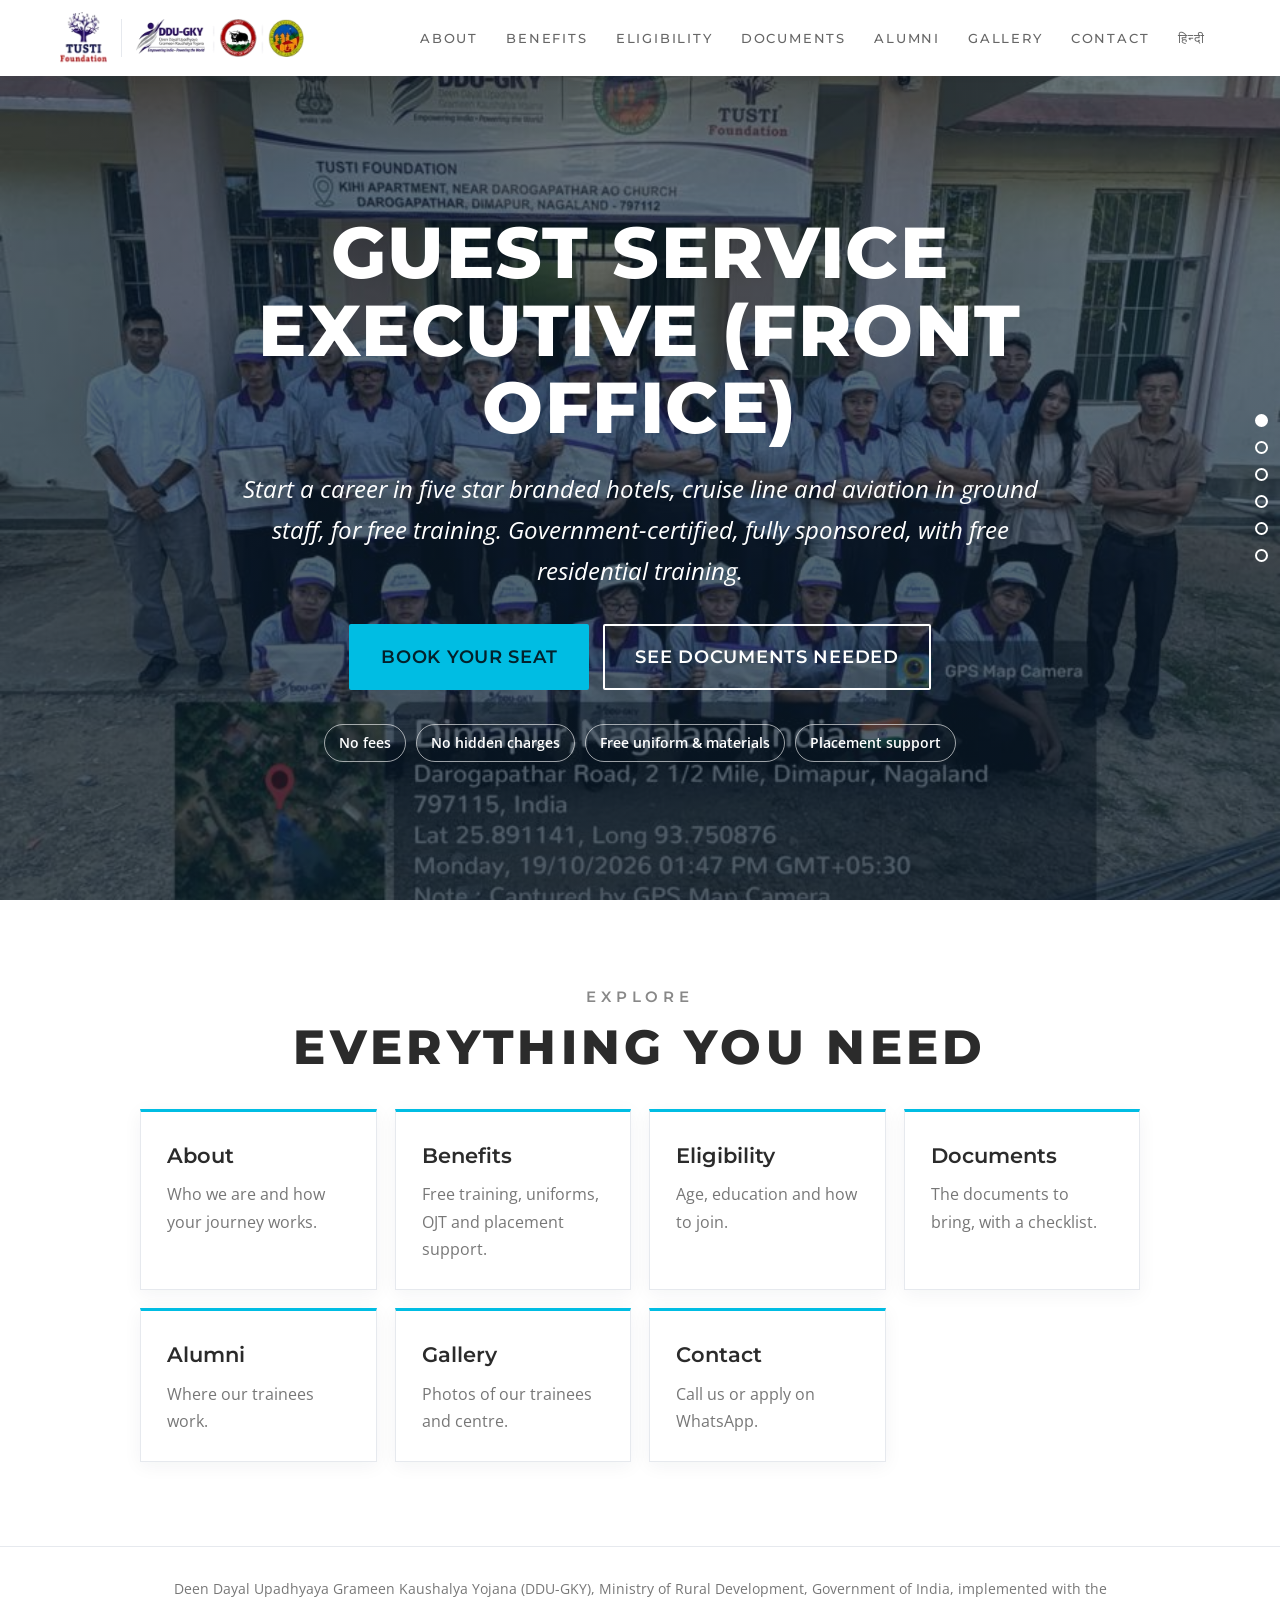
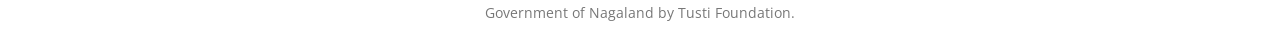
<file: index.html>
<!DOCTYPE html>
<html lang="en"><head><meta charset="utf-8"><meta name="viewport" content="width=device-width, initial-scale=1, viewport-fit=cover">
<meta name="description" content="Free, government-certified Guest Service Executive (Front Office) course with residential training for rural youth in Nagaland. DDU-GKY, Tusti Foundation, Dimapur."><meta property="og:title" content="Guest Service Executive (Front Office) – Free Course | Tusti Foundation, Nagaland"><meta property="og:description" content="No fees. Free residential training and placement support. Age 18-35, 10th pass and above. Apply now."><meta property="og:type" content="website"><meta name="theme-color" content="#ffffff">
<link rel="icon" href="/favicon.png"><link rel="apple-touch-icon" href="/favicon.png">
<title>Guest Service Executive (Front Office) – Free Course | Tusti Foundation, Nagaland</title><link rel="preconnect" href="https://fonts.googleapis.com"><link rel="preconnect" href="https://fonts.gstatic.com" crossorigin><link href="https://fonts.googleapis.com/css2?family=Montserrat:wght@500;600;800&family=Open+Sans:wght@400;600;700&display=swap" rel="stylesheet"><link rel="stylesheet" href="/styles.css"></head><body><header class="top"><div class="wrap">
<div class="lg"><a class="brand" href="/"><img class="logo" src="/logo.png" alt="Tusti Foundation"></a><img class="partners" src="/partners.png" alt="DDU-GKY, Government of Nagaland and Nagaland State Rural Livelihood Mission"></div>
<button class="burger" id="burger" type="button" aria-label="Menu" aria-expanded="false" aria-controls="menu"><span></span><span></span><span></span></button>
<nav class="links" id="menu"><a href="/about">About</a><a href="/benefits">Benefits</a><a href="/eligibility">Eligibility</a><a href="/documents">Documents</a><a href="/alumni">Alumni</a><a href="/gallery">Gallery</a><a href="/contact">Contact</a><button class="lang" id="lang" type="button">हिन्दी</button></nav>
</div></header><main id="top"><div class="hero" id="home"><div class="slides" id="slides" data-src="/g1.jpg,/g2.jpg,/g3.jpg,/g4.jpg,/g5.jpg,/g6.jpg"></div><div class="hdots" id="hdots"></div><div class="wrap">
<h1>Guest Service Executive (Front Office)</h1>
<p class="lead">Start a career in five star branded hotels, cruise line and aviation in ground staff, for free training. Government-certified, fully sponsored, with free residential training.</p>
<div class="cta"><a class="btn" href="/contact">Book your seat</a><a class="btn alt" href="/documents">See documents needed</a></div>
<div class="free"><span>No fees</span><span>No hidden charges</span><span>Free uniform &amp; materials</span><span>Placement support</span></div>
</div></div>
<section><div class="wrap"><div class="head"><p class="eyebrow">Explore</p><h2>Everything you need</h2></div><div class="grid"><a class="item tile" href="/about"><h3>About</h3><p>Who we are and how your journey works.</p></a><a class="item tile" href="/benefits"><h3>Benefits</h3><p>Free training, uniforms, OJT and placement support.</p></a><a class="item tile" href="/eligibility"><h3>Eligibility</h3><p>Age, education and how to join.</p></a><a class="item tile" href="/documents"><h3>Documents</h3><p>The documents to bring, with a checklist.</p></a><a class="item tile" href="/alumni"><h3>Alumni</h3><p>Where our trainees work.</p></a><a class="item tile" href="/gallery"><h3>Gallery</h3><p>Photos of our trainees and centre.</p></a><a class="item tile" href="/contact"><h3>Contact</h3><p>Call us or apply on WhatsApp.</p></a></div></div></section></main><footer><div class="wrap">Deen Dayal Upadhyaya Grameen Kaushalya Yojana (DDU-GKY), Ministry of Rural Development, Government of India, implemented with the Government of Nagaland by Tusti Foundation.</div></footer>
<div class="bar"><a class="c" href="tel:+917005591810">Call now</a><a class="a" href="/contact">Apply</a></div><script src="/script.js"></script></body></html>
</file>
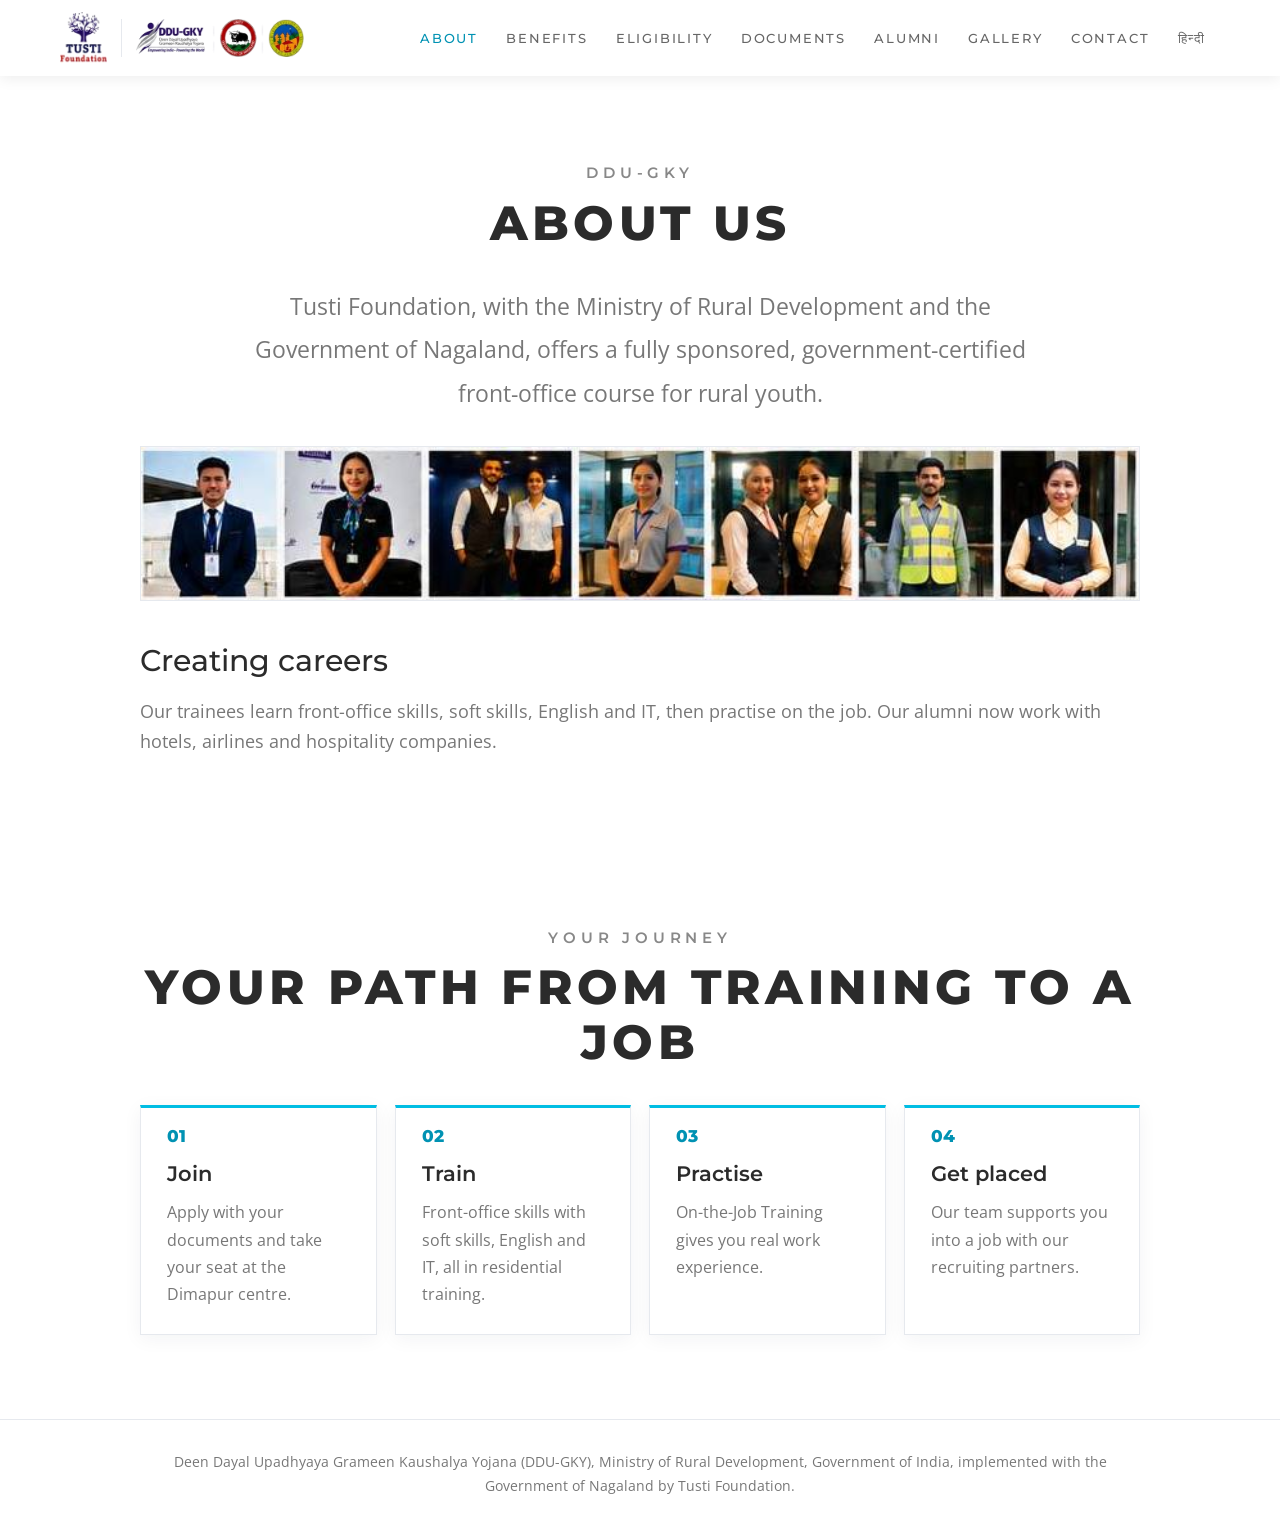
<file: about.html>
<!DOCTYPE html>
<html lang="en"><head><meta charset="utf-8"><meta name="viewport" content="width=device-width, initial-scale=1, viewport-fit=cover">
<meta name="description" content="Free, government-certified Guest Service Executive (Front Office) course with residential training for rural youth in Nagaland. DDU-GKY, Tusti Foundation, Dimapur."><meta property="og:title" content="About – Tusti Foundation"><meta property="og:description" content="No fees. Free residential training and placement support. Age 18-35, 10th pass and above. Apply now."><meta property="og:type" content="website"><meta name="theme-color" content="#ffffff">
<link rel="icon" href="/favicon.png"><link rel="apple-touch-icon" href="/favicon.png">
<title>About – Tusti Foundation</title><link rel="preconnect" href="https://fonts.googleapis.com"><link rel="preconnect" href="https://fonts.gstatic.com" crossorigin><link href="https://fonts.googleapis.com/css2?family=Montserrat:wght@500;600;800&family=Open+Sans:wght@400;600;700&display=swap" rel="stylesheet"><link rel="stylesheet" href="/styles.css"></head><body><header class="top"><div class="wrap">
<div class="lg"><a class="brand" href="/"><img class="logo" src="/logo.png" alt="Tusti Foundation"></a><img class="partners" src="/partners.png" alt="DDU-GKY, Government of Nagaland and Nagaland State Rural Livelihood Mission"></div>
<button class="burger" id="burger" type="button" aria-label="Menu" aria-expanded="false" aria-controls="menu"><span></span><span></span><span></span></button>
<nav class="links" id="menu"><a href="/about" aria-current="page">About</a><a href="/benefits">Benefits</a><a href="/eligibility">Eligibility</a><a href="/documents">Documents</a><a href="/alumni">Alumni</a><a href="/gallery">Gallery</a><a href="/contact">Contact</a><button class="lang" id="lang" type="button">हिन्दी</button></nav>
</div></header><main id="top"><section id="about"><div class="wrap">
<div class="head"><p class="eyebrow">DDU-GKY</p><h2>About us</h2></div>
<p class="lede">Tusti Foundation, with the Ministry of Rural Development and the Government of Nagaland, offers a fully sponsored, government-certified front-office course for rural youth.</p>
<img class="pic" alt="Photos of our alumni working in hotels, airlines and hospitality" src="/alumni.jpg">
<h3 class="sub2">Creating careers</h3>
<p class="txt">Our trainees learn front-office skills, soft skills, English and IT, then practise on the job. Our alumni now work with hotels, airlines and hospitality companies.</p>
</div></section>
<section><div class="wrap">
<div class="head"><p class="eyebrow">Your journey</p><h2>Your path from training to a job</h2></div>
<div class="path">
<div class="item"><h3>Join</h3><p>Apply with your documents and take your seat at the Dimapur centre.</p></div>
<div class="item"><h3>Train</h3><p>Front-office skills with soft skills, English and IT, all in residential training.</p></div>
<div class="item"><h3>Practise</h3><p>On-the-Job Training gives you real work experience.</p></div>
<div class="item"><h3>Get placed</h3><p>Our team supports you into a job with our recruiting partners.</p></div>
</div>
</div></section></main><footer><div class="wrap">Deen Dayal Upadhyaya Grameen Kaushalya Yojana (DDU-GKY), Ministry of Rural Development, Government of India, implemented with the Government of Nagaland by Tusti Foundation.</div></footer>
<div class="bar"><a class="c" href="tel:+917005591810">Call now</a><a class="a" href="/contact">Apply</a></div><script src="/script.js"></script></body></html>
</file>
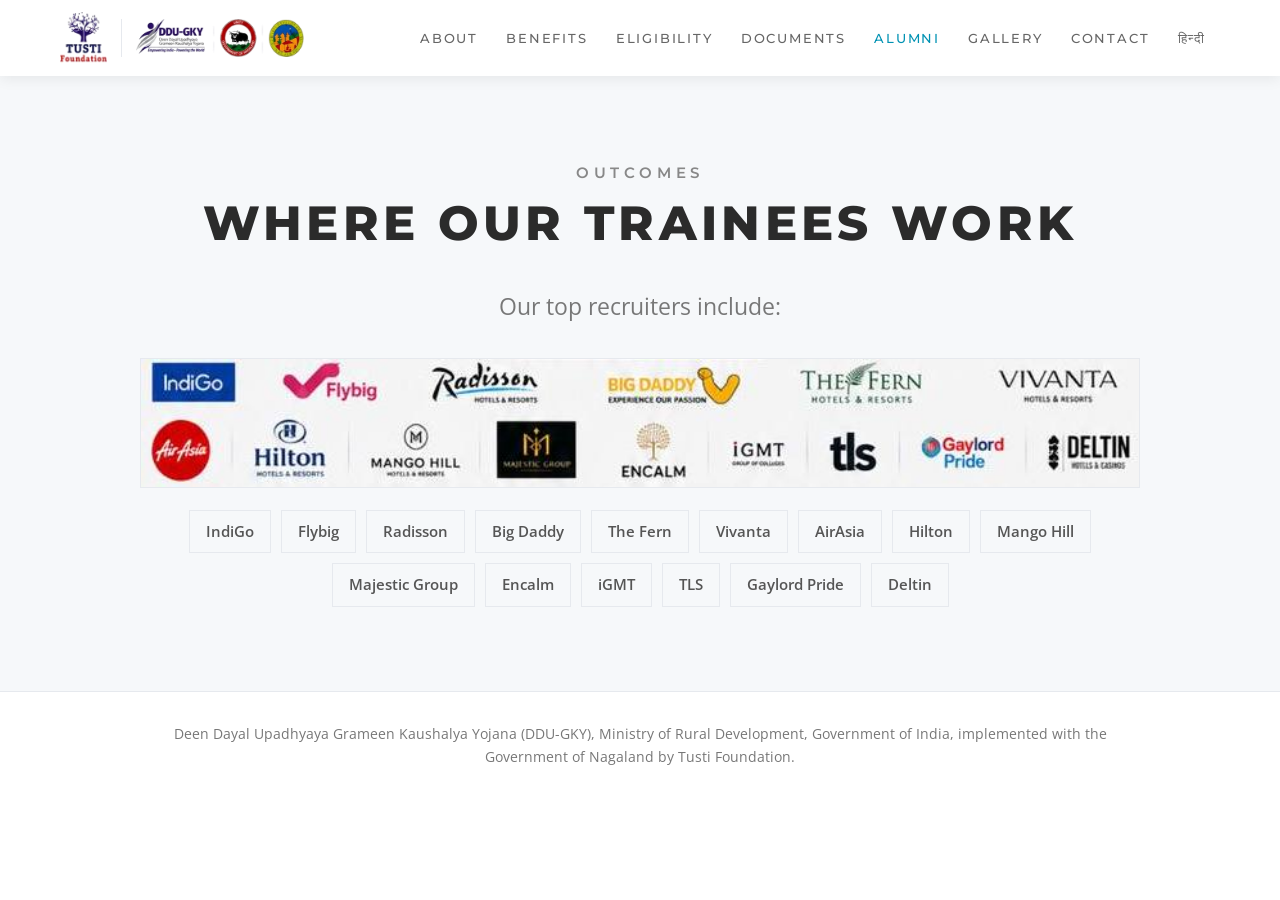
<file: alumni.html>
<!DOCTYPE html>
<html lang="en"><head><meta charset="utf-8"><meta name="viewport" content="width=device-width, initial-scale=1, viewport-fit=cover">
<meta name="description" content="Free, government-certified Guest Service Executive (Front Office) course with residential training for rural youth in Nagaland. DDU-GKY, Tusti Foundation, Dimapur."><meta property="og:title" content="Alumni and recruiters – Tusti Foundation"><meta property="og:description" content="No fees. Free residential training and placement support. Age 18-35, 10th pass and above. Apply now."><meta property="og:type" content="website"><meta name="theme-color" content="#ffffff">
<link rel="icon" href="/favicon.png"><link rel="apple-touch-icon" href="/favicon.png">
<title>Alumni and recruiters – Tusti Foundation</title><link rel="preconnect" href="https://fonts.googleapis.com"><link rel="preconnect" href="https://fonts.gstatic.com" crossorigin><link href="https://fonts.googleapis.com/css2?family=Montserrat:wght@500;600;800&family=Open+Sans:wght@400;600;700&display=swap" rel="stylesheet"><link rel="stylesheet" href="/styles.css"></head><body><header class="top"><div class="wrap">
<div class="lg"><a class="brand" href="/"><img class="logo" src="/logo.png" alt="Tusti Foundation"></a><img class="partners" src="/partners.png" alt="DDU-GKY, Government of Nagaland and Nagaland State Rural Livelihood Mission"></div>
<button class="burger" id="burger" type="button" aria-label="Menu" aria-expanded="false" aria-controls="menu"><span></span><span></span><span></span></button>
<nav class="links" id="menu"><a href="/about">About</a><a href="/benefits">Benefits</a><a href="/eligibility">Eligibility</a><a href="/documents">Documents</a><a href="/alumni" aria-current="page">Alumni</a><a href="/gallery">Gallery</a><a href="/contact">Contact</a><button class="lang" id="lang" type="button">हिन्दी</button></nav>
</div></header><main id="top"><section class="band" id="alumni"><div class="wrap">
<div class="head"><p class="eyebrow">Outcomes</p><h2>Where our trainees work</h2></div>
<p class="sub">Our top recruiters include:</p>
<img class="pic" alt="Logos of our top recruiters" src="/logos.jpg">
<div class="logos"><span>IndiGo</span><span>Flybig</span><span>Radisson</span><span>Big Daddy</span><span>The Fern</span><span>Vivanta</span><span>AirAsia</span><span>Hilton</span><span>Mango Hill</span><span>Majestic Group</span><span>Encalm</span><span>iGMT</span><span>TLS</span><span>Gaylord Pride</span><span>Deltin</span></div>
</div></section></main><footer><div class="wrap">Deen Dayal Upadhyaya Grameen Kaushalya Yojana (DDU-GKY), Ministry of Rural Development, Government of India, implemented with the Government of Nagaland by Tusti Foundation.</div></footer>
<div class="bar"><a class="c" href="tel:+917005591810">Call now</a><a class="a" href="/contact">Apply</a></div><script src="/script.js"></script></body></html>
</file>
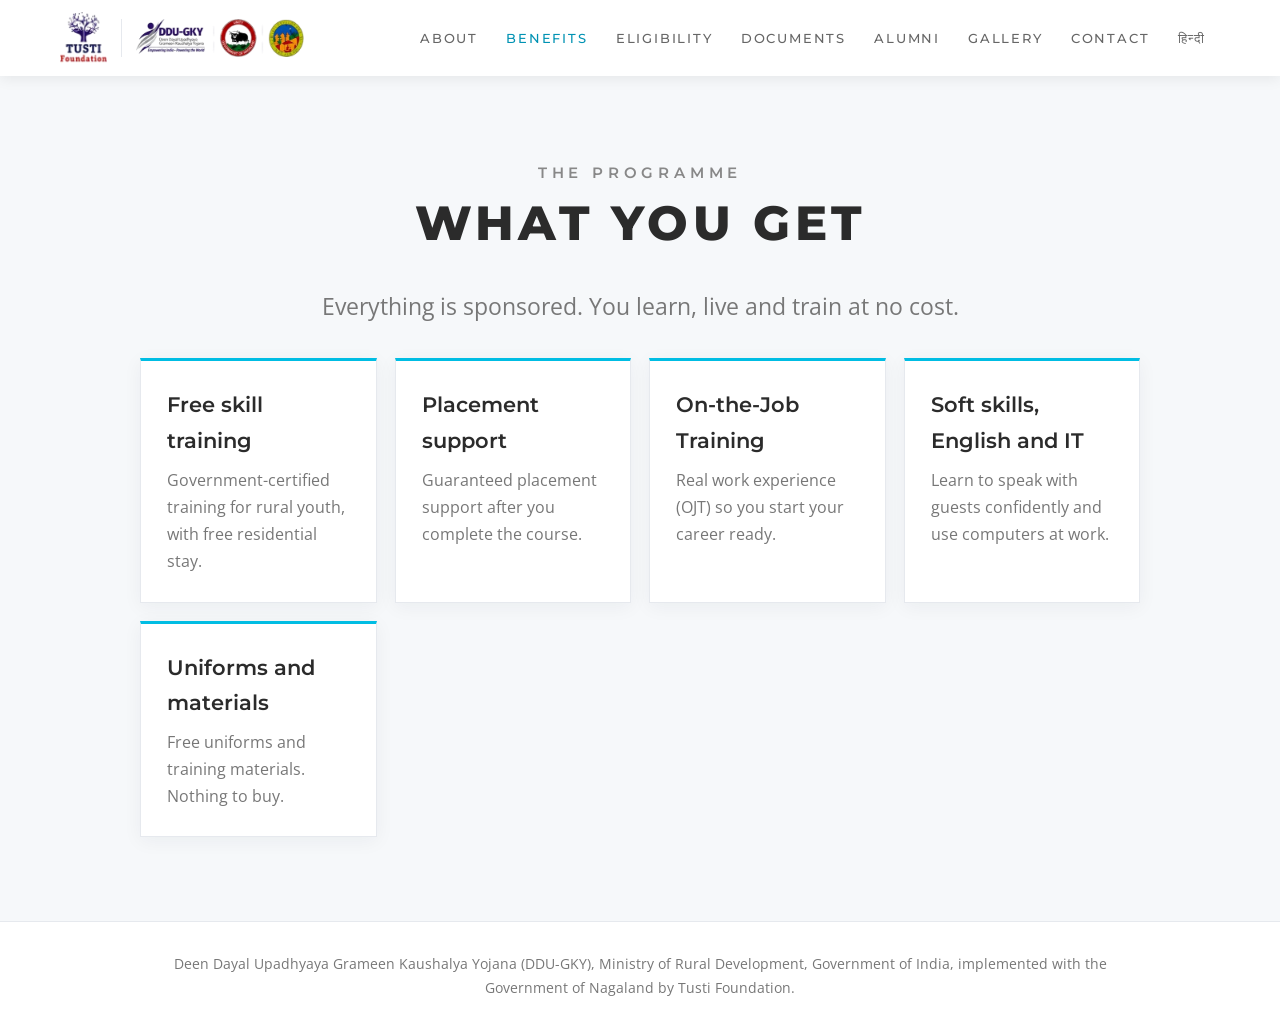
<file: benefits.html>
<!DOCTYPE html>
<html lang="en"><head><meta charset="utf-8"><meta name="viewport" content="width=device-width, initial-scale=1, viewport-fit=cover">
<meta name="description" content="Free, government-certified Guest Service Executive (Front Office) course with residential training for rural youth in Nagaland. DDU-GKY, Tusti Foundation, Dimapur."><meta property="og:title" content="Benefits – Tusti Foundation"><meta property="og:description" content="No fees. Free residential training and placement support. Age 18-35, 10th pass and above. Apply now."><meta property="og:type" content="website"><meta name="theme-color" content="#ffffff">
<link rel="icon" href="/favicon.png"><link rel="apple-touch-icon" href="/favicon.png">
<title>Benefits – Tusti Foundation</title><link rel="preconnect" href="https://fonts.googleapis.com"><link rel="preconnect" href="https://fonts.gstatic.com" crossorigin><link href="https://fonts.googleapis.com/css2?family=Montserrat:wght@500;600;800&family=Open+Sans:wght@400;600;700&display=swap" rel="stylesheet"><link rel="stylesheet" href="/styles.css"></head><body><header class="top"><div class="wrap">
<div class="lg"><a class="brand" href="/"><img class="logo" src="/logo.png" alt="Tusti Foundation"></a><img class="partners" src="/partners.png" alt="DDU-GKY, Government of Nagaland and Nagaland State Rural Livelihood Mission"></div>
<button class="burger" id="burger" type="button" aria-label="Menu" aria-expanded="false" aria-controls="menu"><span></span><span></span><span></span></button>
<nav class="links" id="menu"><a href="/about">About</a><a href="/benefits" aria-current="page">Benefits</a><a href="/eligibility">Eligibility</a><a href="/documents">Documents</a><a href="/alumni">Alumni</a><a href="/gallery">Gallery</a><a href="/contact">Contact</a><button class="lang" id="lang" type="button">हिन्दी</button></nav>
</div></header><main id="top"><section class="band" id="benefits"><div class="wrap">
<div class="head"><p class="eyebrow">The programme</p><h2>What you get</h2></div>
<p class="sub">Everything is sponsored. You learn, live and train at no cost.</p>
<div class="grid">
<div class="item"><h3>Free skill training</h3><p>Government-certified training for rural youth, with free residential stay.</p></div>
<div class="item"><h3>Placement support</h3><p>Guaranteed placement support after you complete the course.</p></div>
<div class="item"><h3>On-the-Job Training</h3><p>Real work experience (OJT) so you start your career ready.</p></div>
<div class="item"><h3>Soft skills, English and IT</h3><p>Learn to speak with guests confidently and use computers at work.</p></div>
<div class="item"><h3>Uniforms and materials</h3><p>Free uniforms and training materials. Nothing to buy.</p></div>
</div>
</div></section></main><footer><div class="wrap">Deen Dayal Upadhyaya Grameen Kaushalya Yojana (DDU-GKY), Ministry of Rural Development, Government of India, implemented with the Government of Nagaland by Tusti Foundation.</div></footer>
<div class="bar"><a class="c" href="tel:+917005591810">Call now</a><a class="a" href="/contact">Apply</a></div><script src="/script.js"></script></body></html>
</file>
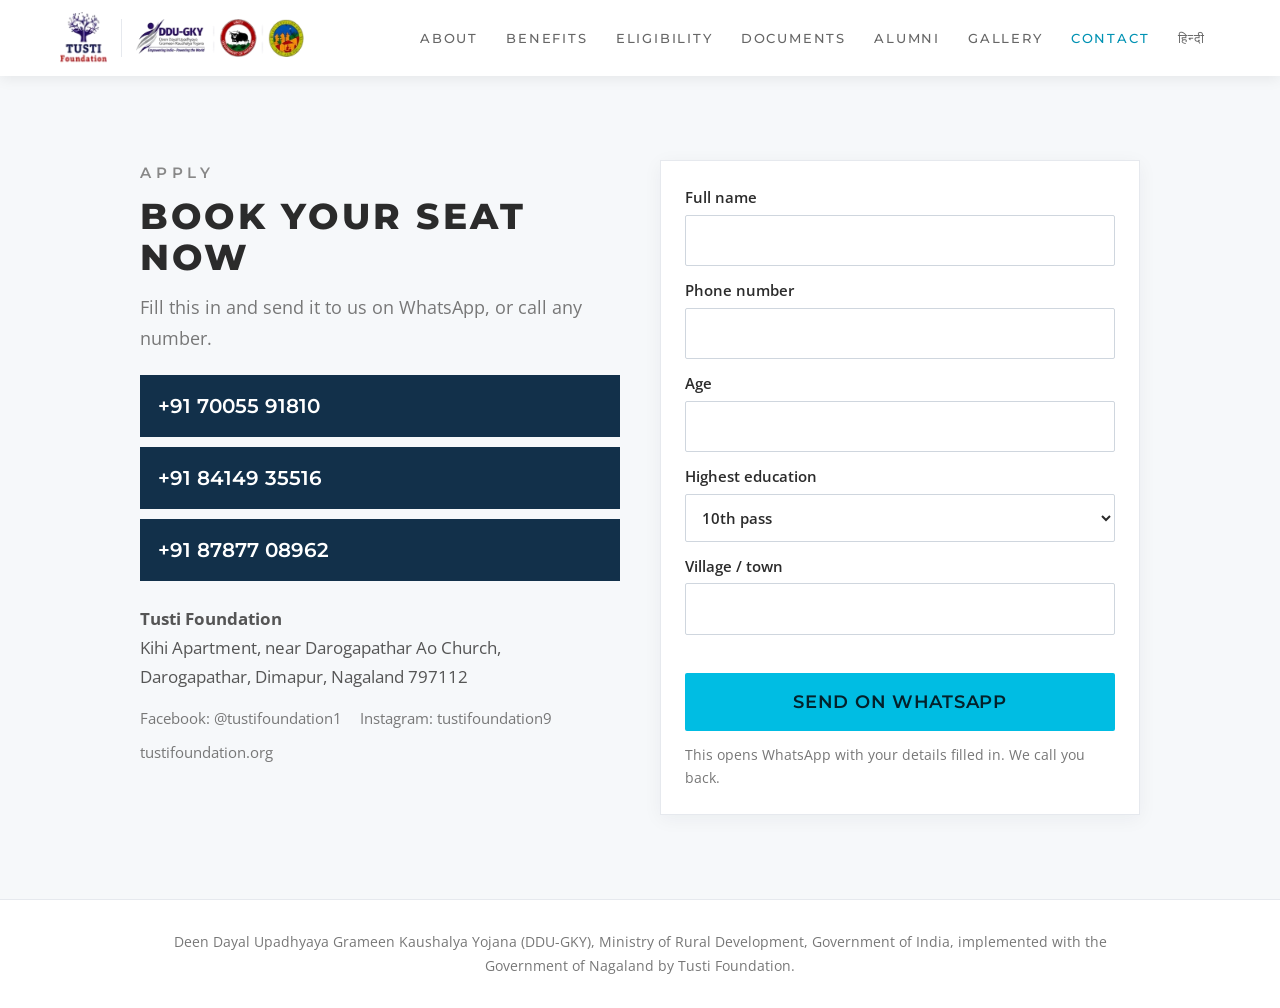
<file: contact.html>
<!DOCTYPE html>
<html lang="en"><head><meta charset="utf-8"><meta name="viewport" content="width=device-width, initial-scale=1, viewport-fit=cover">
<meta name="description" content="Free, government-certified Guest Service Executive (Front Office) course with residential training for rural youth in Nagaland. DDU-GKY, Tusti Foundation, Dimapur."><meta property="og:title" content="Apply and contact – Tusti Foundation"><meta property="og:description" content="No fees. Free residential training and placement support. Age 18-35, 10th pass and above. Apply now."><meta property="og:type" content="website"><meta name="theme-color" content="#ffffff">
<link rel="icon" href="/favicon.png"><link rel="apple-touch-icon" href="/favicon.png">
<title>Apply and contact – Tusti Foundation</title><link rel="preconnect" href="https://fonts.googleapis.com"><link rel="preconnect" href="https://fonts.gstatic.com" crossorigin><link href="https://fonts.googleapis.com/css2?family=Montserrat:wght@500;600;800&family=Open+Sans:wght@400;600;700&display=swap" rel="stylesheet"><link rel="stylesheet" href="/styles.css"></head><body><header class="top"><div class="wrap">
<div class="lg"><a class="brand" href="/"><img class="logo" src="/logo.png" alt="Tusti Foundation"></a><img class="partners" src="/partners.png" alt="DDU-GKY, Government of Nagaland and Nagaland State Rural Livelihood Mission"></div>
<button class="burger" id="burger" type="button" aria-label="Menu" aria-expanded="false" aria-controls="menu"><span></span><span></span><span></span></button>
<nav class="links" id="menu"><a href="/about">About</a><a href="/benefits">Benefits</a><a href="/eligibility">Eligibility</a><a href="/documents">Documents</a><a href="/alumni">Alumni</a><a href="/gallery">Gallery</a><a href="/contact" aria-current="page">Contact</a><button class="lang" id="lang" type="button">हिन्दी</button></nav>
</div></header><main id="top"><section class="band" id="contact"><div class="wrap two">
<div>
<p class="eyebrow">Apply</p>
<h2>Book your seat now</h2>
<p class="txt" style="margin:14px 0 22px">Fill this in and send it to us on WhatsApp, or call any number.</p>
<div class="phones"><a href="tel:+917005591810">+91 70055 91810</a><a href="tel:+918414935516">+91 84149 35516</a><a href="tel:+918787708962">+91 87877 08962</a></div>
<address><b>Tusti Foundation</b><br>Kihi Apartment, near Darogapathar Ao Church,<br>Darogapathar, Dimapur, Nagaland 797112</address>
<div class="soc"><span>Facebook: @tustifoundation1</span><span>Instagram: tustifoundation9</span><span>tustifoundation.org</span></div>
</div>
<form class="apply" id="apply" novalidate>
<label>Full name<input id="fn" autocomplete="name"></label>
<label>Phone number<input id="fp" type="tel" inputmode="tel" autocomplete="tel"></label>
<label>Age<input id="fa" type="number" min="1" max="99" inputmode="numeric"></label>
<label>Highest education<select id="fe"><option>10th pass</option><option>12th pass</option><option>Graduate</option><option>Other</option></select></label>
<label>Village / town<input id="fv"></label>
<p class="err" id="err" role="alert"></p>
<button class="btn" type="submit">Send on WhatsApp</button>
<p class="note">This opens WhatsApp with your details filled in. We call you back.</p>
</form>
</div></section></main><footer><div class="wrap">Deen Dayal Upadhyaya Grameen Kaushalya Yojana (DDU-GKY), Ministry of Rural Development, Government of India, implemented with the Government of Nagaland by Tusti Foundation.</div></footer>
<div class="bar"><a class="c" href="tel:+917005591810">Call now</a><a class="a" href="/contact">Apply</a></div><script src="/script.js"></script></body></html>
</file>
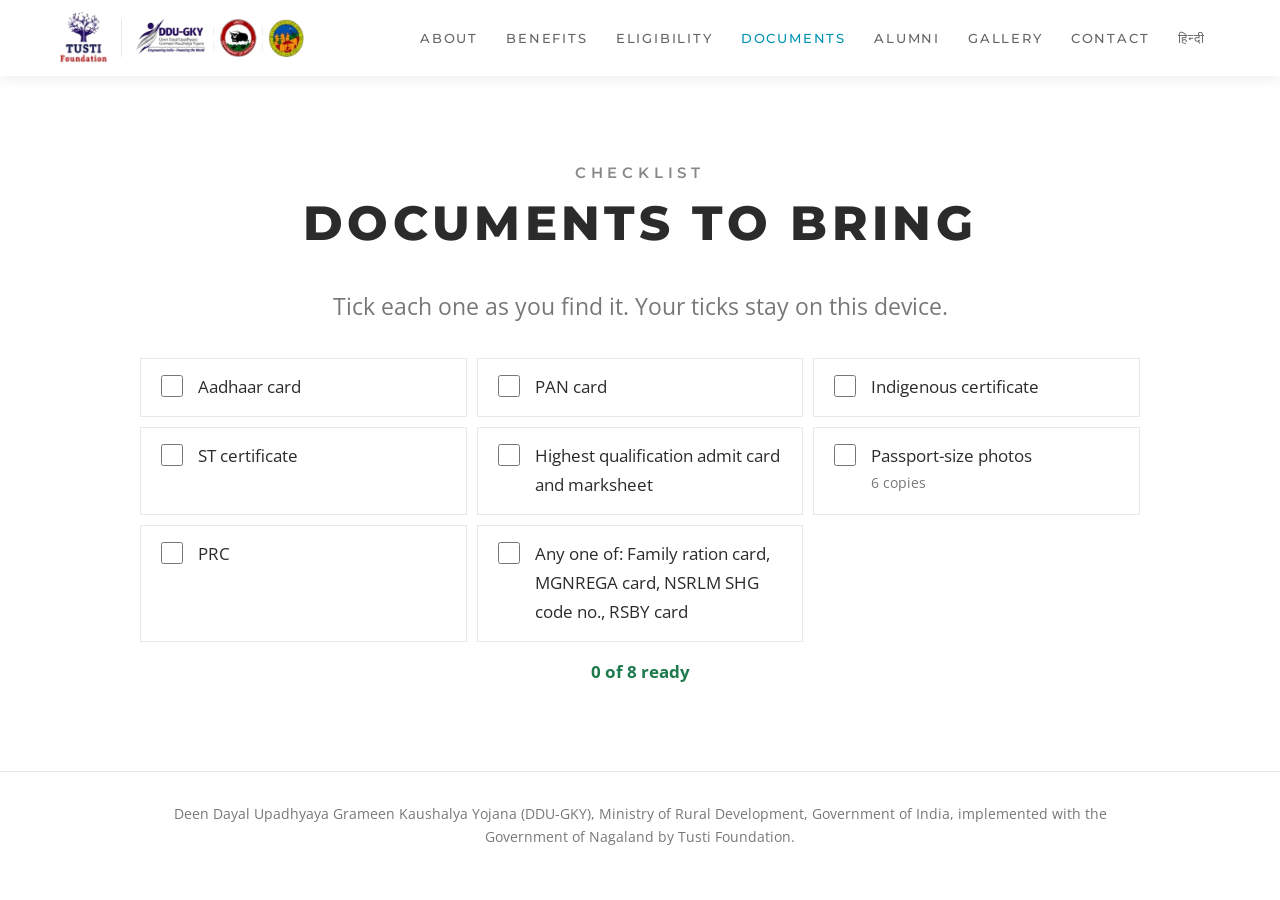
<file: documents.html>
<!DOCTYPE html>
<html lang="en"><head><meta charset="utf-8"><meta name="viewport" content="width=device-width, initial-scale=1, viewport-fit=cover">
<meta name="description" content="Free, government-certified Guest Service Executive (Front Office) course with residential training for rural youth in Nagaland. DDU-GKY, Tusti Foundation, Dimapur."><meta property="og:title" content="Documents to bring – Tusti Foundation"><meta property="og:description" content="No fees. Free residential training and placement support. Age 18-35, 10th pass and above. Apply now."><meta property="og:type" content="website"><meta name="theme-color" content="#ffffff">
<link rel="icon" href="/favicon.png"><link rel="apple-touch-icon" href="/favicon.png">
<title>Documents to bring – Tusti Foundation</title><link rel="preconnect" href="https://fonts.googleapis.com"><link rel="preconnect" href="https://fonts.gstatic.com" crossorigin><link href="https://fonts.googleapis.com/css2?family=Montserrat:wght@500;600;800&family=Open+Sans:wght@400;600;700&display=swap" rel="stylesheet"><link rel="stylesheet" href="/styles.css"></head><body><header class="top"><div class="wrap">
<div class="lg"><a class="brand" href="/"><img class="logo" src="/logo.png" alt="Tusti Foundation"></a><img class="partners" src="/partners.png" alt="DDU-GKY, Government of Nagaland and Nagaland State Rural Livelihood Mission"></div>
<button class="burger" id="burger" type="button" aria-label="Menu" aria-expanded="false" aria-controls="menu"><span></span><span></span><span></span></button>
<nav class="links" id="menu"><a href="/about">About</a><a href="/benefits">Benefits</a><a href="/eligibility">Eligibility</a><a href="/documents" aria-current="page">Documents</a><a href="/alumni">Alumni</a><a href="/gallery">Gallery</a><a href="/contact">Contact</a><button class="lang" id="lang" type="button">हिन्दी</button></nav>
</div></header><main id="top"><section id="documents"><div class="wrap">
<div class="head"><p class="eyebrow">Checklist</p><h2>Documents to bring</h2></div>
<p class="sub">Tick each one as you find it. Your ticks stay on this device.</p>
<ul class="checklist" id="cl">
<li><label><input type="checkbox"><span>Aadhaar card</span></label></li>
<li><label><input type="checkbox"><span>PAN card</span></label></li>
<li><label><input type="checkbox"><span>Indigenous certificate</span></label></li>
<li><label><input type="checkbox"><span>ST certificate</span></label></li>
<li><label><input type="checkbox"><span>Highest qualification admit card and marksheet</span></label></li>
<li><label><input type="checkbox"><span>Passport-size photos<small>6 copies</small></span></label></li>
<li><label><input type="checkbox"><span>PRC</span></label></li>
<li><label><input type="checkbox"><span>Any one of: Family ration card, MGNREGA card, NSRLM SHG code no., RSBY card</span></label></li>
</ul>
<p class="prog" id="prog" aria-live="polite"></p>
</div></section></main><footer><div class="wrap">Deen Dayal Upadhyaya Grameen Kaushalya Yojana (DDU-GKY), Ministry of Rural Development, Government of India, implemented with the Government of Nagaland by Tusti Foundation.</div></footer>
<div class="bar"><a class="c" href="tel:+917005591810">Call now</a><a class="a" href="/contact">Apply</a></div><script src="/script.js"></script></body></html>
</file>
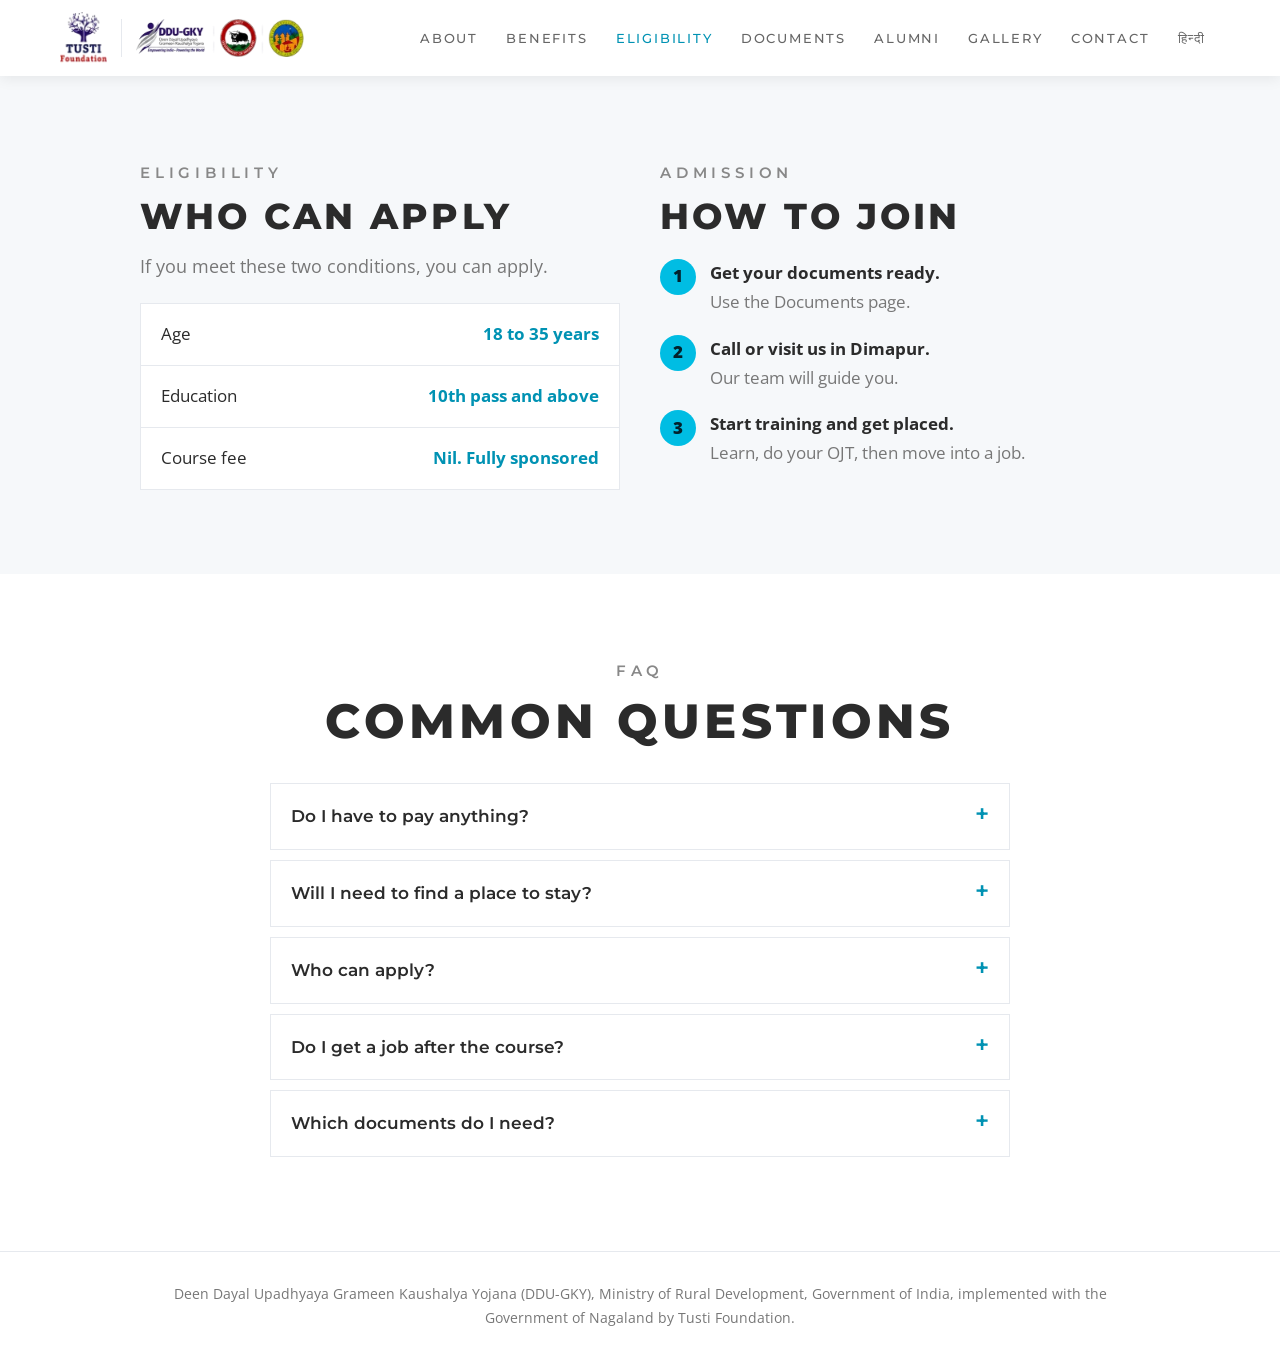
<file: eligibility.html>
<!DOCTYPE html>
<html lang="en"><head><meta charset="utf-8"><meta name="viewport" content="width=device-width, initial-scale=1, viewport-fit=cover">
<meta name="description" content="Free, government-certified Guest Service Executive (Front Office) course with residential training for rural youth in Nagaland. DDU-GKY, Tusti Foundation, Dimapur."><meta property="og:title" content="Eligibility and FAQ – Tusti Foundation"><meta property="og:description" content="No fees. Free residential training and placement support. Age 18-35, 10th pass and above. Apply now."><meta property="og:type" content="website"><meta name="theme-color" content="#ffffff">
<link rel="icon" href="/favicon.png"><link rel="apple-touch-icon" href="/favicon.png">
<title>Eligibility and FAQ – Tusti Foundation</title><link rel="preconnect" href="https://fonts.googleapis.com"><link rel="preconnect" href="https://fonts.gstatic.com" crossorigin><link href="https://fonts.googleapis.com/css2?family=Montserrat:wght@500;600;800&family=Open+Sans:wght@400;600;700&display=swap" rel="stylesheet"><link rel="stylesheet" href="/styles.css"></head><body><header class="top"><div class="wrap">
<div class="lg"><a class="brand" href="/"><img class="logo" src="/logo.png" alt="Tusti Foundation"></a><img class="partners" src="/partners.png" alt="DDU-GKY, Government of Nagaland and Nagaland State Rural Livelihood Mission"></div>
<button class="burger" id="burger" type="button" aria-label="Menu" aria-expanded="false" aria-controls="menu"><span></span><span></span><span></span></button>
<nav class="links" id="menu"><a href="/about">About</a><a href="/benefits">Benefits</a><a href="/eligibility" aria-current="page">Eligibility</a><a href="/documents">Documents</a><a href="/alumni">Alumni</a><a href="/gallery">Gallery</a><a href="/contact">Contact</a><button class="lang" id="lang" type="button">हिन्दी</button></nav>
</div></header><main id="top"><section class="band" id="eligibility"><div class="wrap two">
<div>
<p class="eyebrow">Eligibility</p>
<h2>Who can apply</h2>
<p class="txt" style="margin:14px 0 22px">If you meet these two conditions, you can apply.</p>
<ul class="facts"><li><span>Age</span><b>18 to 35 years</b></li><li><span>Education</span><b>10th pass and above</b></li><li><span>Course fee</span><b>Nil. Fully sponsored</b></li></ul>
</div>
<div>
<p class="eyebrow">Admission</p>
<h2>How to join</h2>
<ol class="steps" style="margin-top:22px">
<li><div><b>Get your documents ready.</b><br><span style="color:#777">Use the Documents page.</span></div></li>
<li><div><b>Call or visit us in Dimapur.</b><br><span style="color:#777">Our team will guide you.</span></div></li>
<li><div><b>Start training and get placed.</b><br><span style="color:#777">Learn, do your OJT, then move into a job.</span></div></li>
</ol>
</div>
</div></section>
<section><div class="wrap" style="max-width:780px">
<div class="head"><p class="eyebrow">FAQ</p><h2>Common questions</h2></div>
<details><summary>Do I have to pay anything?</summary><p>No. The course is fully sponsored with no fees and no hidden charges. Uniforms and training materials are free.</p></details>
<details><summary>Will I need to find a place to stay?</summary><p>The training is residential and free of cost.</p></details>
<details><summary>Who can apply?</summary><p>Rural youth aged 18 to 35 who have passed 10th or higher.</p></details>
<details><summary>Do I get a job after the course?</summary><p>You get placement support, and On-the-Job Training gives you real work experience. Our recruiters include hotels, airlines and hospitality brands.</p></details>
<details><summary>Which documents do I need?</summary><p>Aadhaar, PAN, indigenous and ST certificates, qualification marksheet, 6 photos, PRC, and one of the listed ration, MGNREGA, SHG or RSBY cards. See the Documents page.</p></details>
</div></section></main><footer><div class="wrap">Deen Dayal Upadhyaya Grameen Kaushalya Yojana (DDU-GKY), Ministry of Rural Development, Government of India, implemented with the Government of Nagaland by Tusti Foundation.</div></footer>
<div class="bar"><a class="c" href="tel:+917005591810">Call now</a><a class="a" href="/contact">Apply</a></div><script src="/script.js"></script></body></html>
</file>
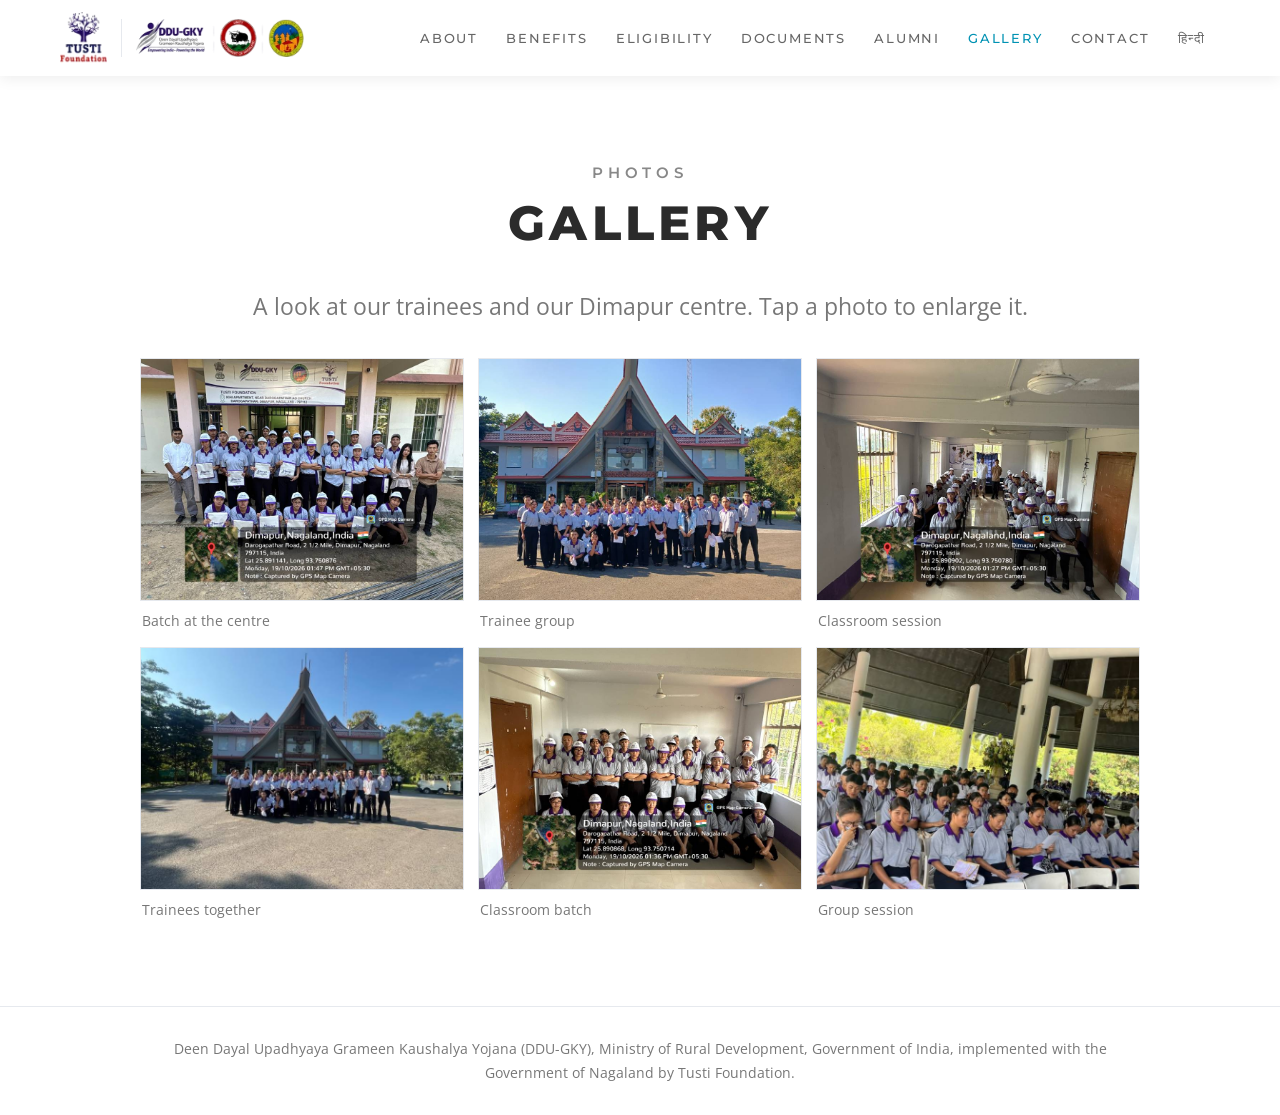
<file: gallery.html>
<!DOCTYPE html>
<html lang="en"><head><meta charset="utf-8"><meta name="viewport" content="width=device-width, initial-scale=1, viewport-fit=cover">
<meta name="description" content="Free, government-certified Guest Service Executive (Front Office) course with residential training for rural youth in Nagaland. DDU-GKY, Tusti Foundation, Dimapur."><meta property="og:title" content="Gallery – Tusti Foundation"><meta property="og:description" content="No fees. Free residential training and placement support. Age 18-35, 10th pass and above. Apply now."><meta property="og:type" content="website"><meta name="theme-color" content="#ffffff">
<link rel="icon" href="/favicon.png"><link rel="apple-touch-icon" href="/favicon.png">
<title>Gallery – Tusti Foundation</title><link rel="preconnect" href="https://fonts.googleapis.com"><link rel="preconnect" href="https://fonts.gstatic.com" crossorigin><link href="https://fonts.googleapis.com/css2?family=Montserrat:wght@500;600;800&family=Open+Sans:wght@400;600;700&display=swap" rel="stylesheet"><link rel="stylesheet" href="/styles.css"></head><body><header class="top"><div class="wrap">
<div class="lg"><a class="brand" href="/"><img class="logo" src="/logo.png" alt="Tusti Foundation"></a><img class="partners" src="/partners.png" alt="DDU-GKY, Government of Nagaland and Nagaland State Rural Livelihood Mission"></div>
<button class="burger" id="burger" type="button" aria-label="Menu" aria-expanded="false" aria-controls="menu"><span></span><span></span><span></span></button>
<nav class="links" id="menu"><a href="/about">About</a><a href="/benefits">Benefits</a><a href="/eligibility">Eligibility</a><a href="/documents">Documents</a><a href="/alumni">Alumni</a><a href="/gallery" aria-current="page">Gallery</a><a href="/contact">Contact</a><button class="lang" id="lang" type="button">हिन्दी</button></nav>
</div></header><main id="top"><section id="gallery"><div class="wrap">
<div class="head"><p class="eyebrow">Photos</p><h2>Gallery</h2></div>
<p class="sub">A look at our trainees and our Dimapur centre. Tap a photo to enlarge it.</p>
<div class="gal">
<figure><button type="button" class="g" aria-label="Open photo: Our batch at the Dimapur centre"><img src="/g1.jpg" alt="Our batch at the Dimapur centre" loading="lazy"></button><figcaption>Batch at the centre</figcaption></figure>
<figure><button type="button" class="g" aria-label="Open photo: Trainees in uniform outside a hotel building"><img src="/g2.jpg" alt="Trainees in uniform outside a hotel building" loading="lazy"></button><figcaption>Trainee group</figcaption></figure>
<figure><button type="button" class="g" aria-label="Open photo: Trainees seated in a classroom session"><img src="/g3.jpg" alt="Trainees seated in a classroom session" loading="lazy"></button><figcaption>Classroom session</figcaption></figure>
<figure><button type="button" class="g" aria-label="Open photo: Trainees together in front of a hotel"><img src="/g4.jpg" alt="Trainees together in front of a hotel" loading="lazy"></button><figcaption>Trainees together</figcaption></figure>
<figure><button type="button" class="g" aria-label="Open photo: Trainee batch in the classroom"><img src="/g5.jpg" alt="Trainee batch in the classroom" loading="lazy"></button><figcaption>Classroom batch</figcaption></figure>
<figure><button type="button" class="g" aria-label="Open photo: Trainees seated in a large hall"><img src="/g6.jpg" alt="Trainees seated in a large hall" loading="lazy"></button><figcaption>Group session</figcaption></figure>
</div>
</div></section>
<dialog id="lb"><button type="button" aria-label="Close">×</button><img alt=""></dialog></main><footer><div class="wrap">Deen Dayal Upadhyaya Grameen Kaushalya Yojana (DDU-GKY), Ministry of Rural Development, Government of India, implemented with the Government of Nagaland by Tusti Foundation.</div></footer>
<div class="bar"><a class="c" href="tel:+917005591810">Call now</a><a class="a" href="/contact">Apply</a></div><script src="/script.js"></script></body></html>
</file>
<file: styles.css>
:root{--bg:#fff;--ink:#2b2b2b;--mute:#777;--brand:#2b2b2b;--accent:#0092b3;--cyan:#00bde3;--soft:#f6f8fa;--card:#fff;--line:#e6e9ee;--ok:#1d7a4d;--hero:#12304a;--hh:76px;
box-sizing:border-box;padding-top:env(safe-area-inset-top,0px)}
*,*::before,*::after{box-sizing:inherit}
html{scroll-behavior:smooth;scroll-padding-top:90px}
body{margin:0;background:#fff;color:var(--ink);font-family:"Open Sans",system-ui,-apple-system,"Segoe UI",sans-serif;line-height:1.7;font-size:17px;padding-bottom:calc(64px + env(safe-area-inset-bottom,0px))}
h1,h2,h3,.eyebrow,.links,.btn,summary{font-family:"Montserrat","Open Sans",system-ui,sans-serif}
a{color:inherit}
.wrap{max-width:1040px;margin:0 auto;padding:0 20px}
header.top{position:sticky;top:0;z-index:20;background:#fff;box-shadow:0 2px 14px rgba(0,0,0,.08)}
header.top .wrap{display:flex;align-items:center;justify-content:space-between;height:var(--hh);max-width:1200px}
.brand{display:flex;gap:12px;align-items:center;text-decoration:none;font-family:"Montserrat",sans-serif;font-weight:800;font-size:20px;color:#12304a;line-height:1.1}
.brand i{font-style:normal;width:42px;height:42px;border-radius:50%;background:#12304a;color:var(--cyan);display:grid;place-items:center;font-size:15px}
.brand small{display:block;font-weight:500;font-size:11px;color:var(--mute);letter-spacing:.06em}
.burger{background:none;border:0;padding:10px;cursor:pointer;width:48px;height:48px;display:grid;place-content:center;gap:7px}
.burger span{display:block;width:32px;height:4px;background:#111;transition:transform .2s,opacity .2s}
.open .burger span:nth-child(1){transform:translateY(11px) rotate(45deg)}
.open .burger span:nth-child(2){opacity:0}
.open .burger span:nth-child(3){transform:translateY(-11px) rotate(-45deg)}
.links{display:none;position:fixed;top:calc(var(--hh) + env(safe-area-inset-top,0px));left:0;right:0;bottom:0;background:#fff;flex-direction:column;overflow:auto}
.open .links{display:flex}
.links a,.lang{padding:22px 28px;border:0;border-top:1px solid var(--line);text-decoration:none;text-transform:uppercase;letter-spacing:.14em;color:#666;font-weight:500;font-size:20px;background:none;text-align:left;cursor:pointer;font-family:inherit}
.links a:hover,.lang:hover{color:var(--accent)}
@media(min-width:860px){.burger{display:none}.links{display:flex;position:static;flex-direction:row;align-items:center;background:none;overflow:visible}.links a,.lang{border:0;padding:8px 14px;font-size:13px}}
.btn{display:inline-block;background:var(--cyan);color:#03212b;font-weight:600;font-size:18px;letter-spacing:.04em;text-transform:uppercase;padding:16px 30px;border-radius:2px;text-decoration:none;border:2px solid var(--cyan);cursor:pointer;transition:transform .15s,box-shadow .15s}
.btn:hover{transform:translateY(-2px);box-shadow:0 8px 20px rgba(0,0,0,.2)}
.btn.alt{background:transparent;color:#fff;border-color:#fff}
.btn:focus-visible,a:focus-visible,input:focus-visible,select:focus-visible,summary:focus-visible,button:focus-visible{outline:3px solid #f5a524;outline-offset:2px}
.hero{min-height:calc(100svh - var(--hh));display:flex;align-items:center;justify-content:center;text-align:center;color:#fff;padding:60px 0;background:#12304a;position:relative;overflow:hidden}
.hero h1{font-weight:800;font-size:clamp(34px,9.5vw,72px);line-height:1.08;text-transform:uppercase;letter-spacing:.02em;margin:0 0 22px}
.hero .lead{font-style:italic;font-size:clamp(18px,3.2vw,24px);max-width:34em;margin:0 auto 32px;font-weight:400}
.cta{display:flex;flex-wrap:wrap;gap:14px;justify-content:center}
.free{display:flex;flex-wrap:wrap;gap:10px;justify-content:center;margin-top:34px;font-size:14px;font-weight:600}
.free span{border:1px solid rgba(255,255,255,.6);padding:6px 14px;border-radius:99px}
section{padding:84px 0}
.head{text-align:center;margin-bottom:34px}
.eyebrow{color:#888;font-weight:600;letter-spacing:.32em;text-transform:uppercase;font-size:15px;margin:0 0 10px}
h2{font-weight:800;font-size:clamp(30px,6.2vw,48px);line-height:1.15;text-transform:uppercase;letter-spacing:.09em;color:#2b2b2b;margin:0}
.lede,.sub{color:#777;font-size:clamp(18px,3.2vw,23px);line-height:1.9;text-align:center;max-width:780px;margin:0 auto 30px}
.pic{display:block;width:100%;height:auto;border:1px solid var(--line);margin:0 0 22px;background:#fff}
.sub2{font-family:"Montserrat",sans-serif;font-weight:500;font-size:clamp(24px,4.4vw,30px);margin:34px 0 10px}
.txt{color:#777;font-size:18px;margin:0}
.band{background:var(--soft)}
.grid,.path{display:grid;gap:18px;grid-template-columns:repeat(auto-fit,minmax(235px,1fr))}
.item{background:#fff;border:1px solid var(--line);border-top:3px solid var(--cyan);padding:26px;box-shadow:0 4px 18px rgba(20,40,60,.05)}
.item h3{margin:0 0 8px;font-weight:600;font-size:21px}
.item p{margin:0;color:#777;font-size:16px}
.path{counter-reset:p}
.path .item{counter-increment:p;padding-top:48px;position:relative}
.path .item::before{content:"0" counter(p);position:absolute;top:14px;left:26px;font-family:"Montserrat",sans-serif;font-weight:800;color:var(--accent)}
.two{display:grid;gap:40px;grid-template-columns:repeat(auto-fit,minmax(290px,1fr));align-items:start}
.two h2{font-size:clamp(26px,5vw,36px)}
.facts{list-style:none;margin:0;padding:0;background:#fff;border:1px solid var(--line)}
.facts li{display:flex;justify-content:space-between;gap:12px;padding:16px 20px;border-bottom:1px solid var(--line)}
.facts li:last-child{border:0}
.facts b{color:var(--accent)}
.steps{counter-reset:s;list-style:none;padding:0;margin:0;display:grid;gap:18px}
.steps li{counter-increment:s;display:flex;gap:14px;align-items:flex-start}
.steps li::before{content:counter(s);flex:none;width:36px;height:36px;border-radius:50%;background:var(--cyan);color:#03212b;display:grid;place-items:center;font-weight:800}
.checklist{list-style:none;margin:0;padding:0;display:grid;gap:10px;grid-template-columns:repeat(auto-fit,minmax(300px,1fr))}
.checklist label{display:flex;gap:12px;align-items:flex-start;background:#fff;border:1px solid var(--line);padding:14px 16px;cursor:pointer;height:100%;font-family:inherit;font-weight:400}
.checklist input{width:22px;height:22px;margin-top:2px;accent-color:var(--ok);flex:none}
.checklist small{display:block;color:var(--mute)}
.prog{font-weight:700;color:var(--ok);margin:16px 0 0;text-align:center}
.logos{display:flex;flex-wrap:wrap;gap:10px;justify-content:center}
.logos span{border:1px solid var(--line);padding:8px 16px;font-weight:600;font-size:15px;color:#555}
details{background:#fff;border:1px solid var(--line);margin-bottom:10px}
summary{cursor:pointer;padding:18px 20px;font-weight:600;list-style:none;display:flex;justify-content:space-between;gap:12px}
summary::after{content:"+";color:var(--accent);font-size:24px;line-height:1}
details[open] summary::after{content:"–"}
details p{margin:0;padding:0 20px 18px;color:#777}
form.apply{display:grid;gap:12px;background:#fff;border:1px solid var(--line);padding:24px;box-shadow:0 4px 18px rgba(20,40,60,.05)}
form.apply label{display:grid;gap:4px;font-weight:600;font-size:15px}
form.apply input,form.apply select{font:inherit;padding:12px;border:1px solid #cfd6de;background:#fff;color:var(--ink);border-radius:2px}
.note{font-size:14px;color:var(--mute);margin:0}
.err{color:#c0392b;font-size:14px;margin:0;min-height:1em}
.phones{display:grid;gap:10px;margin:0 0 24px}
.phones a{background:#12304a;color:#fff;font-family:"Montserrat",sans-serif;font-weight:600;text-decoration:none;padding:14px 18px;font-size:20px}
address{font-style:normal;margin-bottom:14px;color:#555}
.soc{display:flex;flex-wrap:wrap;gap:8px 18px;font-size:15px;color:#777}
footer{border-top:1px solid var(--line);padding:30px 0;font-size:14px;color:#777;text-align:center}
.dots{position:fixed;right:12px;top:50%;transform:translateY(-50%);z-index:8;display:grid;gap:14px}
.dots a{width:13px;height:13px;border-radius:50%;border:2px solid #333;background:#fff;display:block}
.dots a.on{background:#333}
.bar{position:fixed;left:0;right:0;bottom:0;z-index:9;display:flex;gap:10px;padding:10px 16px calc(10px + env(safe-area-inset-bottom,0px));background:#fff;border-top:1px solid var(--line)}
.bar a{flex:1;text-align:center;padding:12px;font-weight:700;text-decoration:none;text-transform:uppercase;letter-spacing:.06em;font-size:14px;font-family:"Montserrat",sans-serif}
.bar .c{background:#12304a;color:#fff}
.bar .a{background:var(--cyan);color:#03212b}
@media(min-width:860px){.bar{display:none}body{padding-bottom:0}}
@media(max-width:700px){section{padding:60px 0}}
@media(prefers-reduced-motion:reduce){*{transition:none!important}html{scroll-behavior:auto}}
.gal{display:grid;gap:14px;grid-template-columns:repeat(auto-fill,minmax(280px,1fr))}
.gal figure{margin:0}
.gal .g{display:block;width:100%;padding:0;border:1px solid var(--line);background:#fff;cursor:zoom-in;aspect-ratio:4/3;overflow:hidden}
.gal .g img{width:100%;height:100%;object-fit:cover;display:block;transition:transform .3s}
.gal .g:hover img{transform:scale(1.04)}
.gal figcaption{font-size:14px;color:#777;padding:8px 2px 0}
dialog#lb{border:0;padding:0;background:transparent;max-width:96vw;max-height:92vh;overflow:visible}
dialog#lb::backdrop{background:rgba(0,0,0,.85)}
dialog#lb img{display:block;max-width:96vw;max-height:88vh;margin:auto}
dialog#lb button{position:absolute;top:-44px;right:0;background:#fff;border:0;font-size:22px;width:38px;height:38px;border-radius:50%;cursor:pointer}

.lg{display:flex;align-items:center;gap:14px;min-width:0}
.partners{height:38px;width:auto;display:block;padding-left:14px;border-left:1px solid var(--line)}
@media(max-width:400px){.partners{height:30px;padding-left:10px}.lg{gap:10px}.brand .logo{height:44px}}
.brand .logo{height:52px;width:auto;display:block}
.brand small{line-height:1.3}
.slides{position:absolute;inset:0;z-index:0}
.slides .s{position:absolute;inset:0;background-size:cover;background-position:center 30%;transform:translateX(100%);transition:transform .9s ease}
.slides .s.on{transform:translateX(0)}
.slides .s.out{transform:translateX(-100%)}
.slides .s.nt{transition:none}
.hero::before{content:"";position:absolute;inset:0;z-index:1;background:linear-gradient(rgba(10,28,45,.62),rgba(10,28,45,.72))}
.hero .wrap{position:relative;z-index:2}
.hdots{position:absolute;z-index:3;right:12px;top:50%;transform:translateY(-50%);display:grid;gap:14px}
.hdots button{width:13px;height:13px;border-radius:50%;border:2px solid #fff;background:transparent;padding:0;cursor:pointer}
.hdots button.on{background:#fff}
@media(prefers-reduced-motion:reduce){.slides .s{transition:none}}
.links a[aria-current]{color:var(--accent)}
.tile{display:block;text-decoration:none;color:inherit}
.tile:hover{border-top-color:#12304a}
.page{display:none}.page.on{display:block}
</file>
